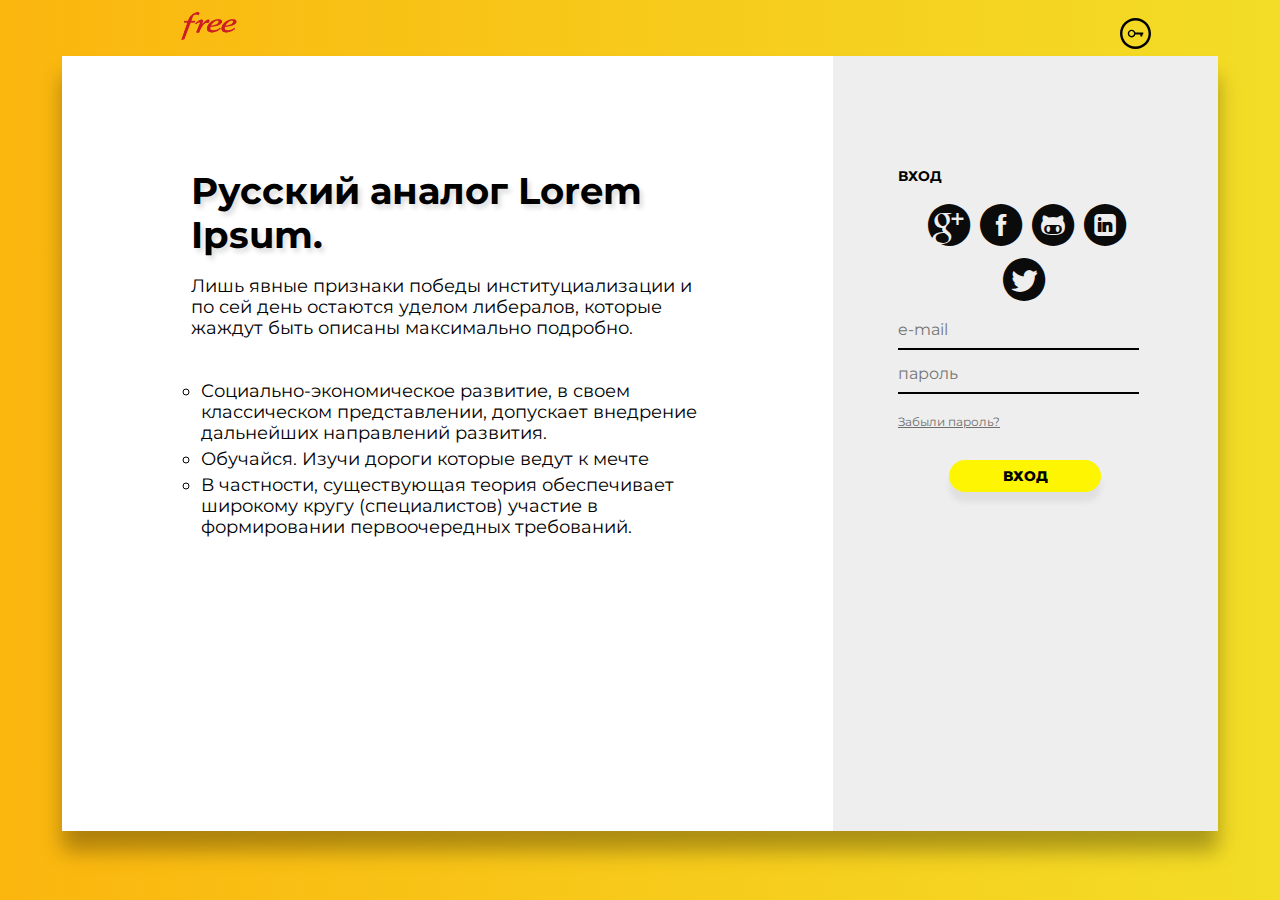
<file: index.html>
<!DOCTYPE html>
<html lang="en">
<head>
    <meta charset="UTF-8">
    <title>LOREM</title>
    <link rel="shortcut icon" href="favicon.ico" type="image/x-icon">
    <link rel="stylesheet" href="style/material-components-web.min.css">
    <script src="style/material-components-web.min.js"></script>
    <link rel="stylesheet" href="style/mdl.css">
    <link rel="stylesheet" href="style/mfglabs-iconset-master/css/mfglabs_iconset.css">
    <link href="https://fonts.googleapis.com/css?family=Montserrat:100,100i,200,200i,300,300i,400,400i,500,500i,600,600i,700,700i,800,800i,900,900i&amp;subset=cyrillic-ext" rel="stylesheet">
    <meta name="viewport"
    content="width=device-width, user-scalable=no, initial-scale=1.0, maximum-scale=1.0, minimum-scale=1.0">
    <meta http-equiv="X-UA-Compatible" content="ie=edge">
</head>
<body>

<div class="show-on-mobile">
    <p>
        <img src="img/2000px-Free_logo.svg.png" class="logo-mobile"/>
    </p>
    <div class="show-on-mobile_center">
    <p class="DreamsBureau">Lorem Ipsum</p>
    <p class="show-on-mobile_text">Мобильная версия сайта <br> разрабатывается.</p>
    </div>
</div><!--show-on-mobile-->

<header class=" hide-on-mobile ">
    <div class=" ">
        <a href="#" class=""
           data-title="Landing" >
            <img src="img/2000px-Free_logo.svg.png" alt="logo" class="logo_honeycomb"/> </a>
    </div>
    <div class=" ">
        <a href="registrnewuser.html" class="registr"
           data-title="Регистрация" >

        </a>
    </div>
</header>

<div class="mdc-layout-grid mycontainer hide-on-mobile ">
    <div class="mdc-layout-grid__inner my-grid">

        <div class=" deskription_form mdc-layout-grid__cell--span-8">
            <div  class = " mdc-layout-grid__inner " >
                <div class=" mdc-layout-grid__cell--span-8 demo">
                <h1 class="">Русский аналог Lorem Ipsum. </h1>
                    <p class="deskription_form_text">
                        Лишь явные признаки победы институциализации и по сей день остаются уделом либералов, которые
                        жаждут быть описаны максимально подробно.</p>
                     <ul class="deskription_form_list1 ">
                    <li class="deskription_form_list"> Социально-экономическое развитие, в своем классическом
                        представлении, допускает внедрение дальнейших направлений развития.</li>
                    <li class="deskription_form_list"> Обучайся. Изучи дороги которые ведут к мечте</li>
                    <li class="deskription_form_list">В частности, существующая теория обеспечивает широкому кругу
                        (специалистов) участие в формировании первоочередных требований.</li>
                </ul>

                </div>        <!--mdc-layout-grid__cell--span-3--align-middle-->
            </div>        <!---->
        </div>        <!--deskription_form mdc-layout-grid__cell--span-8-->

        <div class="mdc-layout-grid__cell--span-4 mdc-layout-grid__cell--span-8-tablet registration">
            <div class="mdc-layout-grid__cell mdc-layout-grid__cell--span-3">
                <div class="registration_social">
                    <p class="registration_form_text">Вход</p>
                    <div class="registration_social_icons">
                    <ul class="nav">
                        <li class="nav_social-descriptions">
                            <a href="#">
                                <i class="icon-google_plus_circle icon2x"></i>
                            </a>
                        </li>
                        <li class="nav_social-descriptions">
                            <a href="#">
                                <i class="icon-facebook_circle icon2x"></i>
                            </a>
                        </li>
                        <li class="nav_social-descriptions">
                            <a href="#">
                                <i class="icon-git_circle icon2x"></i>
                            </a>
                        </li>
                        <li class="nav_social-descriptions">
                            <a href="#">
                                <i class="icon-linked_in_circle icon2x"></i>
                            </a>
                        </li>
                        <li class="nav_social-descriptions">
                            <a href="#">
                                <i class="icon-twitter_circle icon2x"></i>
                            </a>
                        </li>
                    </ul>
                    </div>
                    <form class="registration_form " method="post"
                          action="">

                        <label for="email">
                            <input type="email"
                                   id="email"
                                   class="registration_form_inp "
                                   name="email"
                                   placeholder="e-mail"
                                   pattern="[a-z0-9._%+-]+@[a-z0-9.-]+\.[a-z]{2,3}$"
                                   >
                            <span class="form_hint">Введите корректный адрес</span>
                        </label>
                        <br>
                        <label for="password">
                            <input  type="password"
                                    id="password"
                                    class="registration_form_inp "
                                    name="password"
                                    placeholder="пароль"
                                    maxlength="50"
                                    minlength="8"
                                    required>
                        </label>

                        <br>
                        <a href="recovery.html" class="forget_pass" >Забыли пароль?</a>

                        <div class = "Absolute-Center ">
                            <button class="btn login" > Вход </button>
                        </div> <!--div class = "Absolute-Center"-->

                    </form>
                </div><!--registration_social-->
            </div> <!--mdc-layout-grid__cell mdc-layout-grid__cell--span-3-->
        </div> <!--mdc-layout-grid__cell--span-4 mdc-layout-grid__cell--span-8-tablet registration-->

    </div><!--mdc-layout-grid__inner my-grid-->
</div>    <!--mdc-layout-grid mycontainer hide-on-mobile-->


</body>
</html>
</file>
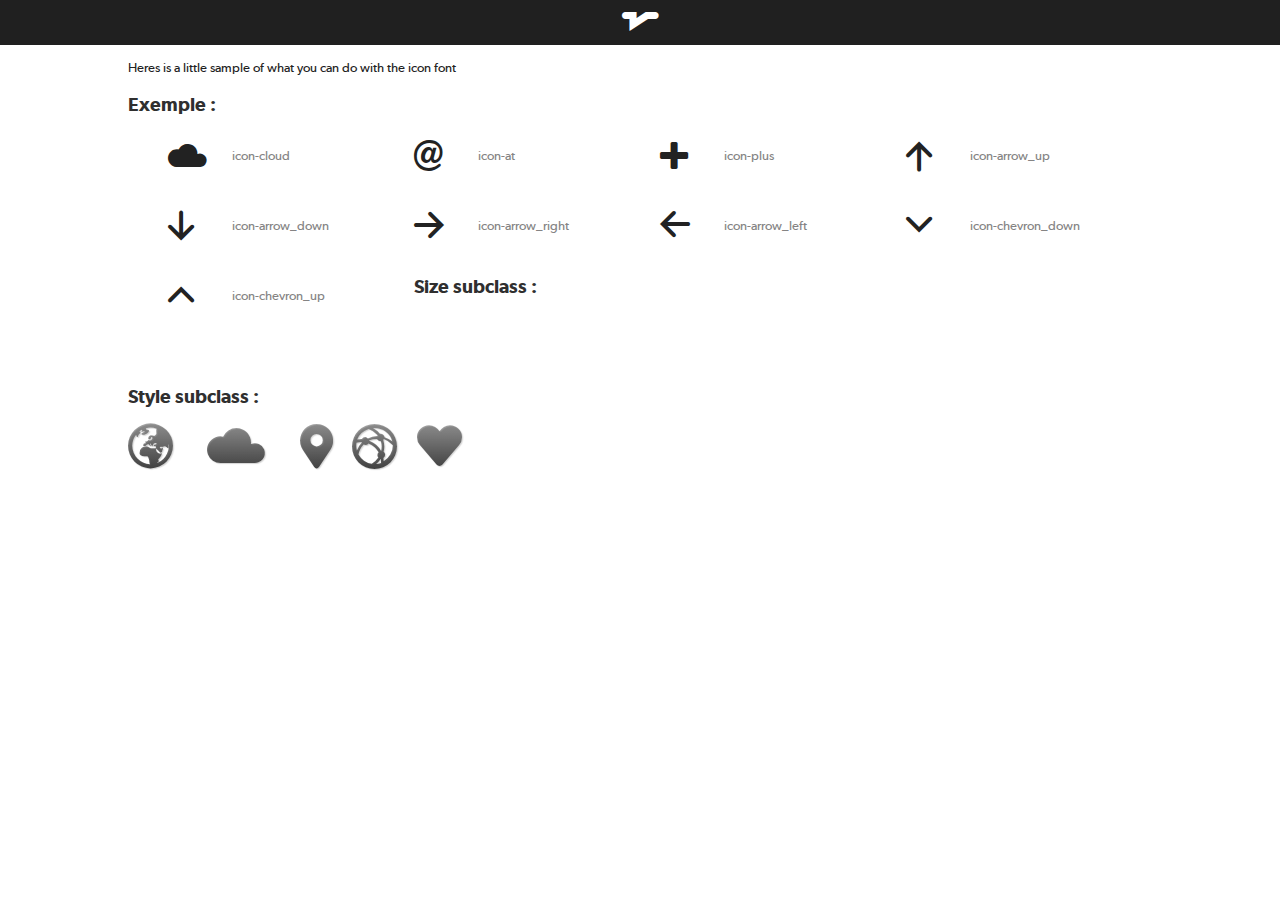
<file: style/mfglabs-iconset-master/index.html>
<!DOCTYPE html>
<!--[if lt IE 7]>      <html class="no-js lt-ie9 lt-ie8 lt-ie7"> <![endif]-->
<!--[if IE 7]>         <html class="no-js lt-ie9 lt-ie8"> <![endif]-->
<!--[if IE 8]>         <html class="no-js lt-ie9"> <![endif]-->
<!--[if gt IE 8]><!--> <html class="no-js"> <!--<![endif]-->
    <head>
        <meta charset="utf-8">
        <meta http-equiv="X-UA-Compatible" content="IE=edge,chrome=1">
        <title>MFG Labs icon sets</title>
        <meta name="description" content="An icon webfont you can easely embed anywhere on your website and web application">
        <meta name="viewport" content="width=device-width, initial-scale=1.0, user-scalable=0, minimum-scale=1.0, maximum-scale=1.0">

        <!-- Place favicon.ico and apple-touch-icon.png in the root directory -->

        <link rel="stylesheet" href="css/main.css">
        <link rel="stylesheet" href="css/mfglabs_iconset.css">
    </head>
    <body>

<header>
  <a href="http://mfglabs.com"><i class="icon-mfg_icon icon2x"></i></a>
</header>



  <section id="listpattern" class="listpattern">
  
    <p class="info">Heres is a little sample of what you can do with the icon font</p>

  	<h1>Exemple :</h1>
  	
  	<ul class="list img-list">
  	  	<li>
          <div class="li-icon">
            <i class="icon-cloud icon2x"></i>
          </div>
          <div class="li-text">
            <p class="li-sub">icon-cloud</p>
          </div>
        </li>
        <li>
          <div class="li-icon">
            <i class="icon-at icon2x"></i>
          </div>
          <div class="li-text">
            <p class="li-sub">icon-at</p>
          </div>
        </li>
        <li>
          <div class="li-icon">
            <i class="icon-plus icon2x"></i>
          </div>
          <div class="li-text">
            <p class="li-sub">icon-plus</p>
          </div>
        </li>
        <li>
          <div class="li-icon">
            <i class="icon-arrow_up icon2x"></i>
          </div>
          <div class="li-text">
            <p class="li-sub">icon-arrow_up</p>
          </div>
        </li>
        <li>
          <div class="li-icon">
            <i class="icon-arrow_down icon2x"></i>
          </div>
          <div class="li-text">
            <p class="li-sub">icon-arrow_down</p>
          </div>
        </li>
        <li>
          <div class="li-icon">
            <i class="icon-arrow_right icon2x"></i>
          </div>
          <div class="li-text">
            <p class="li-sub">icon-arrow_right</p>
          </div>
        </li>
        <li>
          <div class="li-icon">
            <i class="icon-arrow_left icon2x"></i>
          </div>
          <div class="li-text">
            <p class="li-sub">icon-arrow_left</p>
          </div>
        </li>
        <li>
          <div class="li-icon">
            <i class="icon-chevron_down icon2x"></i>
          </div>
          <div class="li-text">
            <p class="li-sub">icon-chevron_down</p>
        </div>
      </li>
      <li>
        <div class="li-icon">
          <i class="icon-chevron_up icon2x"></i>
        </div>
        <div class="li-text">
          <p class="li-sub">icon-chevron_up</p>
        </div>
      </li> 
    </ul>


		<h1>Size subclass :</h1>
		
		<div class="sizeexemple">
		        <i class="icon-cloud" aria-hidden="true"></i>
		        <i class="icon-cloud icon2x" aria-hidden="true"></i>
		        <i class="icon-cloud icon3x" aria-hidden="true"></i>
		      </div>

    <h1>Style subclass :</h1>

    <div class="styleexemple">
        <i class="icon-globe gradient icon3x" aria-hidden="true"></i>
        <i class="icon-time  gradient icon3x" aria-hidden="true"></i>
        <i class="icon-cloud  gradient icon3x" aria-hidden="true"></i>
        <i class="icon-stop_watch  gradient icon3x" aria-hidden="true"></i>
        <i class="icon-placepin  gradient icon3x" aria-hidden="true"></i>
        <i class="icon-data_science  gradient icon3x" aria-hidden="true"></i>
        <i class="icon-heart  gradient icon3x" aria-hidden="true"></i>
      </div>




  </section>
  
  
    </body>
</html>
</file>
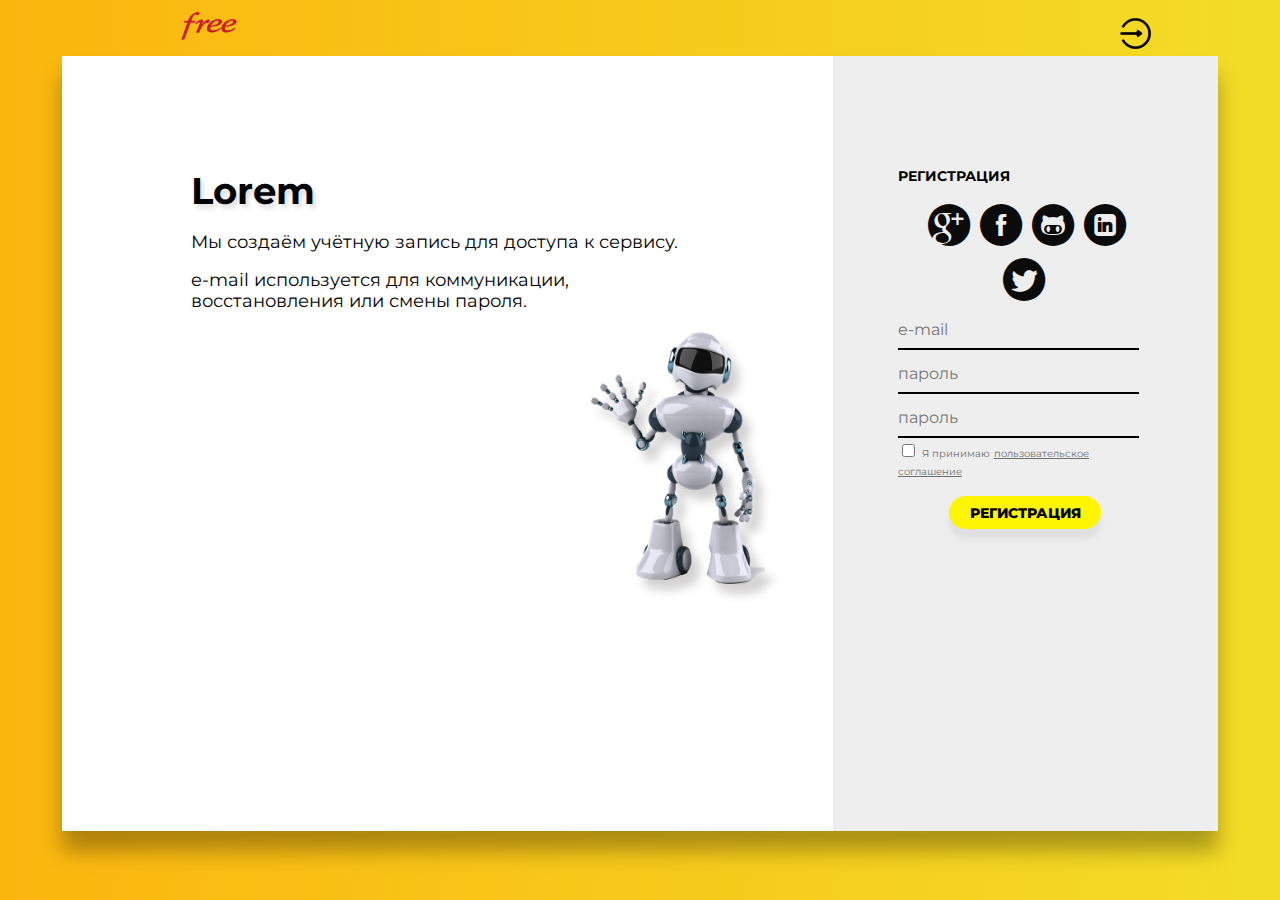
<file: registrnewuser.html>
<!DOCTYPE html>
<html lang="en">
<head>
    <meta charset="UTF-8">
    <title>Registration</title>
    <link rel="shortcut icon" href="favicon.ico" type="image/x-icon">
    <link rel="stylesheet" href="style/material-components-web.min.css">
    <script src="style/material-components-web.min.js"></script>
    <link rel="stylesheet" href="style/mdl.css">
    <script src='https://www.google.com/recaptcha/api.js'></script>
    <link rel="stylesheet" href="style/mfglabs-iconset-master/css/mfglabs_iconset.css">
    <link href="https://fonts.googleapis.com/css?family=Montserrat:100,100i,200,200i,300,300i,400,400i,500,500i,600,600i,700,700i,800,800i,900,900i&amp;subset=cyrillic-ext" rel="stylesheet">
    <meta name="viewport"
    content="width=device-width, user-scalable=no, initial-scale=1.0, maximum-scale=1.0, minimum-scale=1.0">
    <meta http-equiv="X-UA-Compatible" content="ie=edge">
</head>
<body>

<header class="mdc-layout-grid__inner hide-on-mobile">
    <div class=" mdc-layout-grid__cell--span-6">
        <a href="#" class=""
           data-title="Landing" >
            <img src="img/2000px-Free_logo.svg.png" alt="logo" class="logo_honeycomb"/> </a>
    </div>
    <div class=" mdc-layout-grid__cell--span-6">
        <a href="index.html" class="new_user"
           data-title="Вход" >
        </a>
    </div>
</header>


<div class="mdc-layout-grid mycontainer">
    <div class="mdc-layout-grid__inner my-grid">

        <div class=" deskription_form mdc-layout-grid__cell--span-8">
            <div  class = " mdc-layout-grid__inner " >
            <div class="mdc-layout-grid__cell--span-8 demo">
                <h1 class="">Lorem </h1>
                <p class="deskription_form_text">
                    Мы создаём учётную запись для доступа к сервису.
                </p>
                <p class="deskription_form_text">
                    e-mail используется для коммуникации, восстановления или смены пароля.
                </p>
                <img class="deskription_form_img_snail"
                     alt="narwhal"
                     src="img/robot-transparent-robotic-3.png" />
            </div>        <!--mdc-layout-grid__cell--span-3--align-middle-->
        </div>        <!---->
        </div>        <!--ddeskription_form mdc-layout-grid__cell--span-8-->

        <div class="mdc-layout-grid__cell--span-4 mdc-layout-grid__cell--span-8-tablet registration">
            <div class="mdc-layout-grid__cell mdc-layout-grid__cell--span-3">
                <div class="registration_social">
                    <p class="registration_form_text">Регистрация</p>
<div class="registration_social_icons">
                    <ul class="nav">
                        <li class="nav_social-descriptions">
                            <a href="#">
                                <i class="icon-google_plus_circle icon2x"></i>
                            </a>
                        </li>
                        <li class="nav_social-descriptions">
                            <a href="#">
                                <i class="icon-facebook_circle icon2x"></i>
                            </a>
                        </li>
                        <li class="nav_social-descriptions">
                            <a href="#">
                                <i class="icon-git_circle icon2x"></i>
                            </a>
                        </li>
                        <li class="nav_social-descriptions">
                            <a href="#">
                                <i class="icon-linked_in_circle icon2x"></i>
                            </a>
                        </li>
                        <li class="nav_social-descriptions">
                            <a href="#">
                                <i class="icon-twitter_circle icon2x"></i>
                            </a>
                        </li>
                    </ul>
</div>
                    <form class="registration_form " method="post"
                          action="https://mnesium.com/dreamsbureau/registration">

                        <label for="email">
                            <input type="email"
                                   id="email"
                                   class="registration_form_inp "
                                   name="email"
                                   placeholder="e-mail"
                                   pattern="[a-z0-9._%+-]+@[a-z0-9.-]+\.[a-z]{2,3}$"
                                   >
                            <span class="form_hint">Введите корректный адрес</span>
                        </label>

                        <br>
                        <label for="password">
                            <input  type="password"
                                    id="password"
                                    class="registration_form_inp "
                                    name="password"
                                    placeholder="пароль"
                                    maxlength="50"
                                    minlength="8"
                                    required>
                        </label>

                        <br>
                        <label for="password_repeat">
                            <input  type="password"
                                    id="password_repeat"
                                    class="registration_form_inp"
                                    name="password"
                                    placeholder="пароль"
                                    maxlength="50"
                                    minlength="8"
                                    required>
                        </label>
                        <br>

                        <input type="checkbox" id="checkbox" class="user_declaration"/>
                        <span class="user_declaration_txt">Я принимаю</span>
                           <a href="declaration.html" class="user_declaration">
                               пользовательское соглашение
                           </a>

                        <label for="checkbox"
                               class="user_declaration">
                        </label>
                        <br>

                        <div class="g-recaptcha hide-on-mobile"
                             data-size=""
                             data-sitekey="6LemzVkUAAAAAABXAkD1asf9WzV13vhAoyGk9-3e">
                        </div><!--g-recaptcha-->

                        <div class="g-recaptcha show-on-mobile"
                             data-size="compact"
                             data-sitekey="6LemzVkUAAAAAABXAkD1asf9WzV13vhAoyGk9-3e">
                        </div><!--g-recaptcha-->

                        <script type="text/javascript">
                            function validateForm () {

                                var password1 = document.getElementById('password');
                                var password2 = document.getElementById('password_repeat');

                                if (password1.value !== password2.value) {
                                     alert('Проверьте пароли!');
                                     return false;
                                }

                                var email = document.getElementById('email');

                                var email_regexp = /[0-9a-zа-я_A-ZА-Я]+@[0-9a-zа-я_A-ZА-Я^.]+\.[a-zа-яА-ЯA-Z]{2,4}/i;

                                if (!email_regexp.test(email.value)) {
                                    alert('Проверьте email');
                                    return false;
                                }
                            }

                        </script>

                        <div class = "Absolute-Center">
                            <button class="btn login"
                                    type="submit" value="submit" onclick="return validateForm()"> Регистрация </button>
                        </div> <!--div class = "Absolute-Center"-->

                    </form>
                </div><!--registration_social-->
            </div> <!--mdc-layout-grid__cell mdc-layout-grid__cell--span-3-->
        </div> <!--mdc-layout-grid__cell--span-4 mdc-layout-grid__cell--span-8-tablet registration-->

    </div> <!--mdc-layout-grid__inner-->
</div>    <!--mdc-layout-grid mycontainer-->


</body>
</html>
</file>
<file: style/mdl.css>
html  {
    background: #F7971E;  /* fallback for old browsers */
    background: -webkit-linear-gradient(to right, #fbb60e, #f3dd26);  /* Chrome 10-25, Safari 5.1-6 */
    background: linear-gradient(to right, #fbb60e, #f3dd26); /* W3C, IE 10+/ Edge, Firefox 16+, Chrome 26+, Opera 12+, Safari 7+ */
    height: 100%;

}
body {
    height: 96%;
    margin: 0;
}
a:-webkit-any-link {

    cursor: pointer;
    /*text-decoration: none;*/
}
li a {
    text-decoration: none;
}
.mycontainer {
    margin: 0 3%;
    height: 100%;
}

/*----------HEADER-------------*/
header {
    height: 32px;
}
.registr {

    position: absolute;
    right: 10%;
    top: 2%;
    background-image: url(../img/db_reg.svg);
    background-repeat: no-repeat;
    width: 32px;
    height: 31px;
}
.registr:hover {
    background-image: url(../img/db_reg_hover.svg);
}
.new_user {
    position: absolute;
    right: 10%;
    top: 2%;
    background-image: url(../img/db_login.svg);
    background-repeat: no-repeat;
    width: 32px;
    height: 31px;
}
.new_user:hover {
    background-image: url(../img/db_login_hover.svg);
}
a.new_user:hover::after, a.registr:hover::after {
    content: attr(data-title);
    background: rgba(249,249,249,0.8);
    font-family: 'Montserrat', sans-serif;
    text-align: center;
    font-size: 10px;
    color: #000;
    padding: 5px 10px;
    border: 1px solid #c6c6c6;
    position: absolute;
    top: 77%;
    left: 50%;
}
.logo_honeycomb{

    position: absolute;
    left: 14%;
    top: 1%;
    width: 60px;
    height: 34px;

}

/*----------Left white block deskription-------------*/
.deskription_form {
        background-color: #fff;
        font: 1em 'Montserrat', sans-serif;

}
.demo {
    margin: 10% auto;
}
.demo:first-child {
    grid-column-start: 3;
}
h1 {
     font-size: 2em;
    /*font-size:*/
            /*calc( (100vw - 320px)/(1280 - 320) * (35 - 10) + 10px);*/
    margin: 12% 0 2% 0;
    color: rgb(0, 0, 0);
    line-height: 1.2;
    font-family: 'Montserrat', sans-serif;
    text-shadow: 3.536px 3.536px 5px rgb(221, 221, 221);

}
.deskription_form_text {
    font-family: 'Montserrat', sans-serif;
    font-size: 1em;
    /*margin: 1% 10% 1% 18%;*/
    text-align: initial;
}
.deskription_form_list1 {
    list-style-type: circle;
    display: initial;
}
.deskription_form_list {
    font-family: 'Montserrat', sans-serif;
    font-size: 1em;
    margin: 1% 0% 1% 2%;
    text-align: initial;

}
.deskription_form_img {
     margin: 10% 0;
     position: relative;
     left: 20%;
     width: 60%;
     filter: drop-shadow(8px 10px 5px #d3d1d1);
 }
.deskription_form_img_el {
    margin-top: 10%;
    position: relative;
    /* left: 0%; */
    /* bottom: 21%; */
    width: 85%;
    filter: drop-shadow(8px 10px 5px #d3d1d1);
 }
.deskription_form_img_snail {

    position: relative;
    left: 77%;
    width: 38%;
    filter: drop-shadow(8px 10px 5px #d3d1d1);
}
@media (max-width: 479px) {
    .demo:first-child {
        grid-column-start: 1;
    }
}
/*----------Right gray block registration-------------*/
.registration {
    background-color: #eeeeee;

}
.registration_form_text{
    font-size: 0.875em;
    font-family: 'Montserrat', sans-serif;
    color: rgb(0, 0, 0);
    font-weight: bold;
    text-transform: uppercase;
    line-height: 1.2;
    /*margin: 0 47% 1% 0;*/

}
.forget_pass{
    font-size: 12px;
    font-family: 'Montserrat', sans-serif;
    color: rgb(110, 110, 110);
    line-height: 4.2;
    text-align: left;
}
.registration_social {
    width: 66%;
    margin: 29% auto;
}

  .nav, .nav_social-descriptions {
    list-style: none;
    margin: 0;
    padding: 3px;
    display: inline;
    color: #0d0000;
}
  .registration_social_icons {
      text-align: center;
  }


.icon2x {
    color: #0b0b0b;
    font-size: 2.8em !important;
}
.icon-google_plus_circle:hover {
    color: #db4437;
}

.icon-facebook_circle:hover {
    color: #4267b2;
}
.icon-git_circle:hover {
    color: #4ea852;
}
.icon-linked_in_circle:hover {
    color: #0366d6;
}
.icon-twitter_circle:hover {
    color: #1da1f2;
}
input[placeholder] {
    font-family: 'Montserrat', sans-serif;
    font-size: 1em;
    color: #111111;
}
.registration_form_inp {
    border-width: 0;
    background-color: transparent !important;
    background: top;
    padding: 9px 0;
    margin: 1% auto;
}
#username, #email, #password, #password_repeat {
    width: 95%;
    border: none;
    border-bottom: 2px solid rgb(0, 0, 0);
}
#username, #email, #password, #password_repeat:focus {
    outline: none;
}


/*.input-requirements li.invalid {*/
    /*color: #ff8080;*/
/*}*/

input:invalid:not(:placeholder-shown) {
    color: red;
    border-color: red;
    border-bottom: 2px solid red !important;
}
input:valid:not(:placeholder-shown) {
    color: green;
    border-color: green;
    border-bottom: 2px solid green !important;
}

.registration_form input:required:valid, .registration_form textarea:required:valid {
    background: url(../img/valid.png) no-repeat 98% center;
    background-size: 10%;

}
/*.registration_form input:required:invalid, .registration_form textarea:required:invalid {*/
    /*background: url(../img/warning.png) no-repeat 98% center;*/
    /*background-size: 10%;*/

/*}*/
/*.registration_form input:focus + .form_hint {*/
    /*display: inline;*/
/*}*/
.form_hint {

    font-family: 'Montserrat', sans-serif;
    color: red;
    /*margin-left: 8px;*/
    padding: 1px 22px;
    z-index: 999;
    /*position: absolute;*/
    display: none;
}
.registration_form input:invalid + .form_hint {
    display: inline;
    background: url(../img/warning.png) no-repeat 0% center;
    background-size: 9%;
}


/* сдвиг placeholder-а вправо при фокусе*/
:-webkit-input-placeholder       {text-indent: 0px;   transition: text-indent 0.3s ease;}
:-moz-placeholder                {text-indent: 0px;   transition: text-indent 0.3s ease;}
:-moz-placeholder                 {text-indent: 0px;   transition: text-indent 0.3s ease;}
:-ms-input-placeholder            {text-indent: 0px;   transition: text-indent 0.3s ease;}
:focus::-webkit-input-placeholder {text-indent: 500px; transition: text-indent 0.3s ease;}
:focus::-moz-placeholder          {text-indent: 500px; transition: text-indent 0.3s ease;}
:focus:-moz-placeholder           {text-indent: 500px; transition: text-indent 0.3s ease;}
:focus:-ms-input-placeholder      {text-indent: 500px; transition: text-indent 0.3s ease;}


input::-moz-placeholder     {text-indent:1.5em;}
input:-moz-placeholder      {text-indent:1.5em;}
input:-ms-input-placeholder {text-indent:1.5em;}
input:focus, textarea:focus, select:focus {
    border-width: 1px;
    border-color: #000;
    border-style: solid;
    outline: none;
}
/*РЕГИСТРАЦИЯ НОВОГО ПОЛЬЗОВАТЕЛЯ*/
.user_declaration {
    font-size: 0.625em;
    font-family: 'Montserrat', sans-serif;
    color: rgb(110, 110, 110);
    text-decoration: underline;

}
.user_declaration_txt {
    font-size: 0.625em;
    font-family: 'Montserrat', sans-serif;
    color: rgb(110, 110, 110);
    text-decoration: none;

}
.g-recaptcha {
    text-align: -webkit-center;
    margin: 2% 0;
}


.btn{
    margin-top: 5%;
    border-width: 0;
    font-size: 0.875em;
    text-align: center;
    font-family: 'Montserrat', sans-serif;
    color: rgb(0, 0, 0);
    width: 60%;
    text-transform: uppercase;
    font-weight: 800;
    height: 2.3em;
    border-radius: 25px;
    background-color: rgb(254, 245, 3);
    box-shadow: 0px 10px 5px 0px rgba(207, 207, 207, 0.44);

}

.btn:hover {
    box-shadow: none;
}
.Absolute-Center {
    text-align: center;
}
.my-grid {
    --mdc-layout-grid-margin-desktop: 82px;
    --mdc-layout-grid-gutter-desktop: 0px;
    box-shadow: 0px 20px 20px 0px rgba(0, 0, 0, 0.3);
    height: 95%;
}

/* ----------        show-on-mobile       ------------------ */
.show-on-mobile_text {
    font-family: 'Montserrat', sans-serif;
    font-size: 12px;
    color: rgb(0, 0, 0);
    font-weight: bold;
    text-align: left;
}
.show-on-mobile {
    margin: 0 auto;
}
.show-on-mobile_center {
    width: 74%;
    margin: 17% 13% 2% 13%;
}


.DreamsBureau {
    font-size: 35px;
    color: rgb(0, 0, 0);
    font-family: 'Montserrat', sans-serif;
    font-weight: 800;
    text-align: left;
    text-shadow: 2.121px 2.121px 5px rgba(79, 79, 79, 0.4);
}

.logo-mobile {
    margin: 3% 0 20% 0;
    width: 20%;
}

/* Smartphone Portrait and Landscape */
@media only screen
and (min-device-width : 320px)
and (max-device-width : 480px){ .hide-on-mobile { display: none; }}



.show-on-mobile { display: none; }
/* Smartphone Portrait and Landscape */
@media only screen
and (min-device-width : 320px)
and (max-device-width : 480px){ .show-on-mobile {
    display: inline;
    text-align: center;
}
}
/* Extra large devices (large laptops and desktops, 1200px and up) */
@media only screen and (min-width: 1200px) {
    h1 {
        font-size: 2.3em;
    }
    .deskription_form_text {
        font-size: 1.1em;
    }
    .deskription_form_list {
        font-size: 1.1em;
    }
}
@media (max-width: 839px) and (min-width: 480px) {
    .deskription_form_img_snail {
        display: none;
    }
}
</file>
<file: style/mfglabs-iconset-master/css/mfglabs_iconset.css>
/*  MFG Labs iconset 1.0
    
    -------------------------------------------------------
    
    License
    -------------------------------------------------------
    • The MFG Labs iconset font is licensed under the SIL Open Font License - http://scripts.sil.org/OFL
    • MFG Labs inconset CSS files are licensed under the MIT License -
      http://opensource.org/licenses/mit-license.html
    • The MFG Labs iconset pictograms are licensed under the CC BY 3.0 License - http://creativecommons.org/licenses/by/3.0/
    • Attribution is no longer required in Font Awesome 3.0, but much appreciated:
      MFG Labs inconset by MFG Labs

    Contact
    -------------------------------------------------------
    Email: martin.charpentier@mfglabs.com
    Twitter: http://twitter.com/mfg_labs
    

    */
@font-face {
    font-family: 'mfg_labs_iconsetregular';
    src: url('font/mfglabsiconset-webfont.eot');
    src: url('font/mfglabsiconset-webfont.eot?#iefix') format('embedded-opentype'),
         url('font/mfglabsiconset-webfont.woff') format('woff'),
         url('font/mfglabsiconset-webfont.ttf') format('truetype'),
         url('font/mfglabsiconset-webfont.svg#mfg_labs_iconsetregular') format('svg');
    font-weight: normal;
    font-style: normal;
}

i, .icon {
  font-family: 'mfg_labs_iconsetregular';
  font-style: normal;
  speak: none;
  font-weight: normal;
  font-size: 1em;
  -webkit-font-smoothing: antialiased;
}


.icon2x { font-size: 2em; }
.icon3x { font-size: 3em; }



/* style exemples */
.gradient {
  color: #999;
  text-shadow: 1px 1px 1px rgba(27, 27, 27, 0.19);
  
  background-image: -webkit-gradient(
  linear,
  left top, left bottom,
  from(rgba( 182, 182, 182, 1)),
  to(rgba(60, 60, 60, 1))
  );
  background-clip: text;
  -webkit-background-clip: text;
  -webkit-text-fill-color: transparent;

  -webkit-transition: all 0.1s ease-in-out;
  transition: all 0.1s ease-in-out;
}

.gradient:hover, .gradient .current {
  color: #eee;
	text-shadow: 0px 0px 3px rgba(255, 255, 255, 0.25);
	
  background-image: -webkit-gradient(
  linear,
  left top, left bottom,
  from(rgba( 255, 255, 255, 1)),
  to(rgba(187, 187, 187, 1))
  );
  
}

/*  MFG Labs iconset uses the Unicode Private Use Area (PUA) to ensure screen
    readers do not read off random characters that represent icons.
    We also use semantic unicode when they are available for the icon we provide. */

.icon-cloud:before                { content: "\2601"; }
.icon-at:before                   { content: "\0040"; }
.icon-plus:before                 { content: "\002B"; }
.icon-minus:before                { content: "\2212"; }

.icon-arrow_up:before             { content: "\2191"; }
.icon-arrow_down:before           { content: "\2193"; }
.icon-arrow_right:before          { content: "\2192"; }
.icon-arrow_left:before           { content: "\2190"; }
.icon-chevron_down:before         { content: "\f004"; }
.icon-chevron_up:before           { content: "\f005"; }
.icon-chevron_right:before        { content: "\f006"; }
.icon-chevron_left:before         { content: "\f007"; }
.icon-reorder:before              { content: "\f008"; }
.icon-list:before                 { content: "\f009"; }
.icon-reorder_square:before       { content: "\f00a"; }
.icon-reorder_square_line:before  { content: "\f00b"; }
.icon-coverflow:before            { content: "\f00c"; }
.icon-coverflow_line:before       { content: "\f00d"; }
.icon-pause:before                { content: "\f00e"; }
.icon-play:before                 { content: "\f00f"; }

.icon-step_forward:before         { content: "\f010"; }
.icon-step_backward:before        { content: "\f011"; }
.icon-fast_forward:before         { content: "\f012"; }
.icon-fast_backward:before        { content: "\f013"; }
.icon-cloud_upload:before         { content: "\f014"; }
.icon-cloud_download:before       { content: "\f015"; }
.icon-data_science:before         { content: "\f016"; }
.icon-data_science_black:before   { content: "\f017"; }
.icon-globe:before                { content: "\f018"; }
.icon-globe_black:before          { content: "\f019"; }
.icon-math_ico:before             { content: "\f01a"; }
.icon-math:before                 { content: "\f01b"; }
.icon-math_black:before           { content: "\f01c"; }
.icon-paperplane_ico:before       { content: "\f01d"; }
.icon-paperplane:before           { content: "\f01e"; }
.icon-paperplane_black:before     { content: "\f01f"; }

/* \f020 doesn't work in Safari. all shifted one down */
.icon-color_balance:before        { content: "\f020"; }
.icon-star:before                 { content: "\2605"; }
.icon-star_half:before            { content: "\f022"; }
.icon-star_empty:before           { content: "\2606"; }
.icon-star_half_empty:before      { content: "\f024"; }
.icon-reload:before               { content: "\f025"; }

.icon-heart:before                { content: "\2665"; }
.icon-heart_broken:before         { content: "\f028"; }
.icon-hashtag:before              { content: "\f029"; }
.icon-reply:before                { content: "\f02a"; }
.icon-retweet:before              { content: "\f02b"; }
.icon-signin:before               { content: "\f02c"; }
.icon-signout:before              { content: "\f02d"; }
.icon-download:before             { content: "\f02e"; }
.icon-upload:before               { content: "\f02f"; }


.icon-placepin:before             { content: "\f031"; }
.icon-display_screen:before       { content: "\f032"; }
.icon-tablet:before               { content: "\f033"; }
.icon-smartphone:before           { content: "\f034"; }
.icon-connected_object:before     { content: "\f035"; }
.icon-lock:before                 { content: "\F512"; }
.icon-unlock:before               { content: "\F513"; }
.icon-camera:before               { content: "\F4F7"; }
.icon-isight:before               { content: "\f039"; }
.icon-video_camera:before         { content: "\f03a"; }
.icon-random:before               { content: "\f03b"; }
.icon-message:before              { content: "\F4AC"; }
.icon-discussion:before           { content: "\f03d"; }
.icon-calendar:before             { content: "\F4C5"; }
.icon-ringbell:before             { content: "\f03f"; }

.icon-movie:before                { content: "\f040"; }
.icon-mail:before                 { content: "\2709"; }
.icon-pen:before                  { content: "\270F"; }
.icon-settings:before             { content: "\9881"; }
.icon-measure:before              { content: "\f044"; }
.icon-vector:before               { content: "\f045"; }
.icon-vector_pen:before           { content: "\2712"; }
.icon-mute_on:before              { content: "\f047"; }
.icon-mute_off:before             { content: "\f048"; }
.icon-home:before                 { content: "\2302"; }
.icon-sheet:before                { content: "\f04a"; }
.icon-arrow_big_right:before      { content: "\21C9"; }
.icon-arrow_big_left:before       { content: "\21C7"; }
.icon-arrow_big_down:before       { content: "\21CA"; }
.icon-arrow_big_up:before         { content: "\21C8"; }
.icon-dribbble_circle:before      { content: "\f04f"; }

.icon-dribbble:before             { content: "\f050"; }
.icon-facebook_circle:before      { content: "\f051"; }
.icon-facebook:before             { content: "\f052"; }
.icon-git_circle_alt:before       { content: "\f053"; }
.icon-git_circle:before           { content: "\f054"; }
.icon-git:before                  { content: "\f055"; }
.icon-octopus:before              { content: "\f056"; }
.icon-twitter_circle:before       { content: "\f057"; }
.icon-twitter:before              { content: "\f058"; }
.icon-google_plus_circle:before   { content: "\f059"; }
.icon-google_plus:before          { content: "\f05a"; }
.icon-linked_in_circle:before     { content: "\f05b"; }
.icon-linked_in:before            { content: "\f05c"; }
.icon-instagram:before            { content: "\f05d"; }
.icon-instagram_circle:before     { content: "\f05e"; }
.icon-mfg_icon:before             { content: "\f05f"; }
.icon-xing:before                 { content: "\F532"; }
.icon-xing_circle:before          { content: "\F533"; }

.icon-mfg_icon_circle:before      { content: "\f060"; }
.icon-user:before                 { content: "\f061"; }
.icon-user_male:before            { content: "\f062"; }
.icon-user_female:before          { content: "\f063"; }
.icon-users:before                { content: "\f064"; }

.icon-file_open:before            { content: "\F4C2"; }
.icon-file_close:before           { content: "\f067"; }
.icon-file_alt:before             { content: "\f068"; }
.icon-file_close_alt:before       { content: "\f069"; }
.icon-attachment:before           { content: "\f06a"; }
.icon-check:before                { content: "\2713"; }
.icon-cross_mark:before           { content: "\274C"; }
.icon-cancel_circle:before        { content: "\F06E"; }
.icon-check_circle:before         { content: "\f06d"; }
.icon-magnifying:before           { content: "\F50D"; }

.icon-inbox:before                { content: "\f070"; }
.icon-clock:before                { content: "\23F2"; }
.icon-stopwatch:before            { content: "\23F1"; }
.icon-hourglass:before            { content: "\231B"; }
.icon-trophy:before               { content: "\f074"; }
.icon-unlock_alt:before           { content: "\F075"; }
.icon-lock_alt:before             { content: "\F510"; }
.icon-arrow_doubled_right:before  { content: "\21D2"; }
.icon-arrow_doubled_left:before   { content: "\21D0"; }
.icon-arrow_doubled_down:before   { content: "\21D3"; }
.icon-arrow_doubled_up:before     { content: "\21D1"; }
.icon-link:before                 { content: "\f07B"; }
.icon-warning:before              { content: "\2757"; }
.icon-warning_alt:before          { content: "\2755"; }
.icon-magnifying_plus:before      { content: "\f07E"; }
.icon-magnifying_minus:before     { content: "\f07F"; }

.icon-white_question:before       { content: "\2754"; }
.icon-black_question:before       { content: "\2753"; }
.icon-stop:before                 { content: "\f080"; }
.icon-share:before                { content: "\f081"; }
.icon-eye:before                  { content: "\f082"; }
.icon-trash_can:before            { content: "\f083"; }
.icon-hard_drive:before           { content: "\f084"; }
.icon-information_black:before    { content: "\f085"; }
.icon-information_white:before    { content: "\f086"; }
.icon-printer:before              { content: "\f087"; }
.icon-letter:before               { content: "\f088"; }
.icon-soundcloud:before           { content: "\f089"; }
.icon-soundcloud_circle:before    { content: "\f08A"; }
.icon-anchor:before               { content: "\2693"; }

.icon-female_sign:before          { content: "\2640"; }
.icon-male_sign:before            { content: "\2642"; }
.icon-joystick:before             { content: "\F514"; }
.icon-high_voltage:before         { content: "\26A1"; }
.icon-fire:before                 { content: "\F525"; }
.icon-newspaper:before            { content: "\F4F0"; }
.icon-chart:before                { content: "\F526"; }
.icon-spread:before               { content: "\F527"; }

.icon-spinner_1:before            { content: "\F528"; }
.icon-spinner_2:before            { content: "\F529"; }

.icon-chart_alt:before            { content: "\F530"; }
.icon-label:before                { content: "\F531"; }

.icon-brush:before                { content: "\E000"; }
.icon-refresh:before              { content: "\E001"; }

.icon-node:before                 { content: "\E002"; }
.icon-node_2:before               { content: "\E003"; }
.icon-node_3:before               { content: "\E004"; }
.icon-link_2_nodes:before         { content: "\E005"; }
.icon-link_3_nodes:before         { content: "\E006"; }
.icon-link_loop_nodes:before      { content: "\E007"; }
.icon-node_size:before            { content: "\E008"; }
.icon-node_color:before           { content: "\E009"; }
.icon-layout_directed:before      { content: "\E010"; }
.icon-layout_radial:before        { content: "\E011"; }
.icon-layout_hierarchical:before  { content: "\E012"; }
.icon-node_link_direction:before  { content: "\E013"; }
.icon-node_link_short_path:before { content: "\E014"; }
.icon-node_cluster:before         { content: "\E015"; }
.icon-display_graph:before        { content: "\E016"; }
.icon-node_link_weight:before     { content: "\E017"; }
.icon-more_node_links:before      { content: "\E018"; }
.icon-node_shape:before           { content: "\E00A"; }
.icon-node_icon:before            { content: "\E00B"; }
.icon-node_text:before            { content: "\E00C"; }
.icon-node_link_text:before       { content: "\E00D"; }
.icon-node_link_color:before      { content: "\E00E"; }
.icon-node_link_shape:before      { content: "\E00F"; }

.icon-credit_card:before          { content: "\F4B3"; }
.icon-disconnect:before           { content: "\F534"; }
.icon-graph:before                { content: "\F535"; }
.icon-new_user:before             { content: "\F536"; }
</file>
<file: style/mfglabs-iconset-master/css/main.css>
article,aside,details,figcaption,figure,footer,header,hgroup,nav,section,summary{display:block}audio,canvas,video{display:inline-block;*display:inline;*zoom:1}audio:not([controls]){display:none;height:0}[hidden]{display:none}html{font-size:100%;-webkit-text-size-adjust:100%;-ms-text-size-adjust:100%}html,button,input,select,textarea{font-family:sans-serif}body{margin:0}a:focus{outline:thin dotted}a:active,a:hover{outline:0}h1{font-size:2em;margin:.67em 0}h2{font-size:1.5em;margin:.83em 0}h3{font-size:1.17em;margin:1em 0}h4{font-size:1em;margin:1.33em 0}h5{font-size:.83em;margin:1.67em 0}h6{font-size:.67em;margin:2.33em 0}abbr[title]{border-bottom:1px dotted}b,strong{font-weight:bold}blockquote{margin:1em 40px}dfn{font-style:italic}mark{background:#ff0;color:#000}p,pre{margin:1em 0}code,kbd,pre,samp{font-family:monospace,serif;_font-family:'courier new',monospace;font-size:1em}pre{white-space:pre;white-space:pre-wrap;word-wrap:break-word}q{quotes:none}q:before,q:after{content:'';content:none}small{font-size:80%}sub,sup{font-size:75%;line-height:0;position:relative;vertical-align:baseline}sup{top:-0.5em}sub{bottom:-0.25em}dl,menu,ol,ul{margin:1em 0}dd{margin:0 0 0 40px}menu,ol,ul{padding:0 0 0 40px}nav ul,nav ol{list-style:none;list-style-image:none}img{border:0;-ms-interpolation-mode:bicubic}svg:not(:root){overflow:hidden}figure{margin:0}form{margin:0}fieldset{border:1px solid #c0c0c0;margin:0 2px;padding:.35em .625em .75em}legend{border:0;padding:0;white-space:normal;*margin-left:-7px}button,input,select,textarea{font-size:100%;margin:0;vertical-align:baseline;*vertical-align:middle}button,input{line-height:normal}button,html input[type="button"],input[type="reset"],input[type="submit"]{-webkit-appearance:button;cursor:pointer;*overflow:visible}button[disabled],input[disabled]{cursor:default}input[type="checkbox"],input[type="radio"]{box-sizing:border-box;padding:0;*height:13px;*width:13px}input[type="search"]{-webkit-appearance:textfield;-moz-box-sizing:content-box;-webkit-box-sizing:content-box;box-sizing:content-box}input[type="search"]::-webkit-search-cancel-button,input[type="search"]::-webkit-search-decoration{-webkit-appearance:none}button::-moz-focus-inner,input::-moz-focus-inner{border:0;padding:0}textarea{overflow:auto;vertical-align:top}table{border-collapse:collapse;border-spacing:0}

@font-face {
    font-family: 'gibsonregular';
    src: url('font/gibson-webfont.eot');
    src: url('font/gibson-webfont.eot?#iefix') format('embedded-opentype'),
         url('font/gibson-webfont.woff') format('woff'),
         url('font/gibson-webfont.ttf') format('truetype'),
         url('font/gibson-webfont.svg#gibsonregular') format('svg');
    font-weight: normal;
    font-style: normal;
}

@font-face {
    font-family: 'gibson_lightbold';
    src: url('font/gibson-semibold-webfont.eot');
    src: url('font/gibson-semibold-webfont.eot?#iefix') format('embedded-opentype'),
         url('font/gibson-semibold-webfont.woff') format('woff'),
         url('font/gibson-semibold-webfont.ttf') format('truetype'),
         url('font/gibson-semibold-webfont.svg#gibson_lightbold') format('svg');
    font-weight: normal;
    font-style: normal;
}

@font-face {
    font-family: 'gibson_lightitalic';
    src: url('font/gibson-light-italic-webfont.eot');
    src: url('font/gibson-light-italic-webfont.eot?#iefix') format('embedded-opentype'),
         url('font/gibson-light-italic-webfont.woff') format('woff'),
         url('font/gibson-light-italic-webfont.ttf') format('truetype'),
         url('font/gibson-light-italic-webfont.svg#gibson_lightitalic') format('svg');
    font-weight: normal;
    font-style: normal;
}

/* ==========================================================================
   Base styles: opinionated defaults
   ========================================================================== */
* {
-moz-box-sizing: border-box;
-webkit-box-sizing: border-box;
box-sizing: border-box;
}

html,
button,
input,
select,
textarea {
    color: #222;
}
body {
    font-size: 1em;
    line-height: 1.4;
}
::-moz-selection {
    background: #c5de9e;
    text-shadow: none;
}
::selection {
    background: #c5de9e;
    text-shadow: none;
}
img {
    vertical-align: middle;
}


.chromeframe {
    margin: 0.2em 0;
    background: #ccc;
    color: #000;
    padding: 0.2em 0;
}

/* ==========================================================================
   custom styles
   ========================================================================== */
   

h1 {
    font-family: 'gibson_lightbold';
    font-size: 1.2em;
    color: #2f2f2f;
    line-height: 1.4em;
}

h2 {
    font-family: 'gibson_lightitalic';
    font-size: 1em;
    color: #87a94d;
    margin-top: -12px
}

p{
    font-family: 'gibsonregular';
    font-size: 0.8em;
    line-height: 20px;
}

a {
    color: #73b1c1;
    text-decoration: none;
}

strong {
    font-family: 'gibson_lightbold';
}



#paragraph {
    margin-top: 60px;
}
   
header{
    text-align: center;
    background-color: #202020;
    height: 45px;
    padding-top: 0px;
}
header i{ color: #ffffff; }

.slider {
    background-color: #c5de9e;
    height: 500px;
}
.iconslider {
    padding-top: 85px;   
    font-size: 1.3em;
    width: 100%;
    text-align: center;
}

.iconslider img { width: 1045px; }


.first_container {
    padding-left: 20%;
    padding-right: 20%;
    margin-bottom: 35px;
    margin-top: 100px;
}


.first_container p {
    max-width: 600px;
}

.buttons {
  padding-left: 20%;
  padding-right: 10%;
  height: 150px;
}

.buttonbig, .buttonsmall{
	text-shadow: 0px -1px 0.05em #b5d08b;
	font-family: 'gibsonregular';
	background: #c5de9e;
	color: #ffffff;
}

.buttonbig {
  width: 200px;
  height: 48px;
  padding: 12px 22px 12px 18px;
  border-radius: 48px;
}
.buttonbig:hover{
	background: #aec48b;
}

.buttons i {  margin-right: 10px;}

.buttonsmall {
    font-size: 0.7em;
    width: 144px;
    height: 25px;
    padding: 5px 14px 6px 8px;
    border-radius: 24px;
    margin-left: 20px;
}

.buttonsmall:hover{	background: #aec48b;}

.buttons a{
	display: inline-block;
	vertical-align: middle;
}

.first_container i {
   margin-right: 10px;
}


.second_container {
    padding-top: 100px;
    padding-left: 20%;
    padding-right: 20%;
    padding-bottom: 80px;
    display: block;
}

.second_container .buttons {
  padding-left: 130px;
  padding-top: 25px;
}

.second_container .buttonbig {
  width: 225px;
}


.floatspecial {
    float: left;
    display: inline-block;
}

.second_container p {
    max-width: 600px;
    padding-left: 135px;
}

.second_container i {
    float: left;
    display: inline-block;
    margin-right: 1%;
}

.second_container .buttons i {
 margin-right: 10px;
}

.thirdcontainer {
    background-color: #272822;
    padding: 40px 20% 100px 20% ;
}

.thirdcontainer h1 {
    color: #ffffff;
    padding-top: 60px;
}


.thirdcontainer p {
    color: #ffffff;
    width: 600px;
}

.thirdcontainer h2+p{
    padding-top: 15px;
}

.separateur {
    display: block;
    height: 150px;
    width: 100%;
}

.sizeexemple {
    margin-top: -10px;
}

.styleexemple {
    margin-top: -10px;   
}

.styleexemple i {
    margin: 0px 15px 0px 0;
}

.sizeexemple i {
    color: #ffffff;
    margin: 0px 15px 0px 0;


}

.credit {
    padding-top: 100px;
    padding-left: 20%;
    padding-right: 20%;
    padding-bottom: 35px;
    display: block;
    
}

.credit.last {
    border-top: 1px solid #dededd;
    padding-bottom: 100px;
}

.credit ul {
    list-style: none;
    font-size: 0.8em;
    margin: 0px;
    padding: 0px;
}

.credit ul i {
    margin-right: 5px;
    color: #8db0b9;
}

.credit h1 {
    margin: 0px;
}

.credit h2 {
    line-height: 3em;
}

.credit p {
  max-width: 600px;
}

.avatar {
 
    width: 50px;
    height: 50px;
    border-radius: 25px;
    overflow: hidden;
    float: left;
    
    margin-right: 15px;
}

.avatar img {
    width: 50px;
}

.credit .italic {
    font-family: "gibson_lightitalic";
    font-size: 1em;
    line-height: 1.5em;
    max-width: 600px;
    margin-top: -18px;
    margin-left: 60px;
}

pre {
    border: solid 1px #504d4d;
    font-size: 0.8em;
    padding: 0px 10px;
    margin-top: -5px;
    width: auto;
    display: inline-block;
    line-height: 1em;
}


.legal strong {
    font-size: 0.8em;
    color: #c8c8c8;
} 

.legal a {
    color: #c8c8c8;
}

footer .catch{
    font-size: 0.8em;
    color: #c8c8c8;
    line-height: 1.3em;
}    

.legal {
 max-width: 300px;
 margin: 0 auto;
 padding-top: 65px;
}

.legal span {
    display: block;
    margin-top: 15px;
    color: #c8c8c8;
    padding-bottom: 130px;
}
    
.legal i {
    margin: 0px 2px;
}
.legal img {
    width: 125px;
}

.feedback {
    border-radius: 2px;
    background-color: #f6f6f6;
    border: 1px solid #d7d7d7;
    padding: 0 20px;
    max-width: 450px;
    margin: 0 auto;
    text-align: left;
}

/* ==========================================================================
   Responsive list
   ========================================================================== */
.listpattern {
    margin-left: 10%;
    margin-right: 10%;
    margin-bottom: 50px;
    display: inline-block;
}

.list li {
  display: table;
  border-collapse: collapse;
  width: 100%;
  margin-bottom: 25px;
}
.inner {
  display: table-row;
  overflow: hidden;
}
.li-icon {
  display: table-cell;
  vertical-align: middle;
  width: 26%;
  padding-right: 0em;
}

.li-text {
  display: table-cell;
  vertical-align: middle;
  width: 90%;
  color: #858484;
}
.li-head {
  margin: 0;
}
.li-sub {
  margin: 0;
}

@media all and (min-width: 45em) {
  .list li {
    float: left;
    width: 33.3333333333%;
  }
}

@media all and (min-width: 75em) {
  .list li {
    width: 25%;
  }
}


.col-pattern {
background: #f5f5f5;
overflow: hidden;
}

.col-pattern i {
font-size: 18em;
color: #d4d4d4;
}

.col-group{ display: table; }
.col-group > div {
  padding: 60px 5em 5em 5em;  
  display: block;
  width: 100%;
  height: 550px;
}

.col-group p {
 margin-top: 35px;
}

.col-group .picon {
 margin-top: 170px;    
 text-align: center;
}

.center-col { background: #ededed; position: relative; }

.center-col img {  position: absolute; bottom: 0; right: 0; max-width: 80%; max-height: 300px; }

@media screen and (max-width: 768px) {
	.thirdcontainer p {
		color: #ffffff;
		width: auto;
	}
	.buttons{		padding-right: 20%; height: 260px;	}
	.buttons a{		display: block; margin: 0 auto 30px;	}
	.buttonsmall{ margin-top: 30px;	}
	.second_container p {
	    padding-left: 0;
	    clear: both;
	}
}

@media screen and (min-width: 1024px) {
  .col-group {
    overflow: hidden;
  }
  .col-group > div {
    width: 33.33333%;
    
    display: table-cell;
  }
}

@media screen and (max-width: 1024px) {
	.first_container .buttonbig {
	    text-shadow: 0px -1px 0.05em #b5d08b;
	    font-family: 'gibsonregular';
	    background: #c5de9e;
	    color: #ffffff;
	    float: none;
	    width: 200px;
	    height: 48px;
	    padding: 12px 22px 12px 18px;
	    overflow: hidden;
	    border-radius: 48px;
	    margin-top: 35px;
	}
	.first_container .buttonsmall {
	    text-shadow: 0px -1px 0.05em #b5d08b;
	    font-family: 'gibsonregular';
	    font-size: 0.7em;
	    background: #c5de9e;
	    color: #ffffff;
	    float: none;
	    width: 140px;
	    height: 25px;
	    padding: 5px 14px 6px 8px;
	    overflow: hidden;
	    border-radius: 24px;
	    margin-top: 45px;
	    margin-left: 20px;
	}
}

@media screen and (max-width: 1200px) {
   .iconslider img { width: 80%; }

   .slider {
    background-color: #c5de9e;
    height: 100%;
   }
   .iconslider {
    padding: 5%;
    width: 100%;
    text-align: center;
	 }
}


footer {
    border-top: 1px solid #ccc;
    text-align: center;
       padding-top: 100px;
    padding-left: 20%;
    padding-right: 20%;
    padding-bottom: 35px;
    display: block;
    height: 600px;
}
    
footer h1 {
    font-size: 3em;
    font-family: 'gibsonregular';
    line-height: 0.7em;   
}

footer h2 {
    font-size: 2em;
    line-height: 0.7em;  
    margin-bottom: 60px;
}

.feedback {
    background-color: #f6f6f6;
    border: 1px solid #d7d7d7;
    border-radius: 2px;
    padding: 0 20px;
    max-width: 450px;
    margin: 0 auto;
    text-align: left;
}
.feedback iframe{
	margin-bottom: 8px;
}


/*
Monokai style - ported by Luigi Maselli - http://grigio.org
*/

pre code {
  display: block; padding: 0.5em;
  background: #272822;
}

pre .tag,
pre .tag .title,
pre .keyword,
pre .literal,
pre .change,
pre .winutils,
pre .flow,
pre .lisp .title,
pre .clojure .built_in,
pre .nginx .title,
pre .tex .special {
  color: #F92672;
}

pre code {
  color: #DDD;
}

pre code .constant {
	color: #66D9EF;
}

pre .class .title {
	color: white;
}

pre .attribute,
pre .symbol,
pre .symbol .string,
pre .value,
pre .regexp {
	color: #BF79DB;
}

pre .tag .value,
pre .string,
pre .subst,
pre .title,
pre .haskell .type,
pre .preprocessor,
pre .ruby .class .parent,
pre .built_in,
pre .sql .aggregate,
pre .django .template_tag,
pre .django .variable,
pre .smalltalk .class,
pre .javadoc,
pre .django .filter .argument,
pre .smalltalk .localvars,
pre .smalltalk .array,
pre .attr_selector,
pre .pseudo,
pre .addition,
pre .stream,
pre .envvar,
pre .apache .tag,
pre .apache .cbracket,
pre .tex .command,
pre .prompt {
  color: #A6E22E;
}

pre .comment,
pre .java .annotation,
pre .python .decorator,
pre .template_comment,
pre .pi,
pre .doctype,
pre .deletion,
pre .shebang,
pre .apache .sqbracket,
pre .tex .formula {
  color: #75715E;
}

pre .keyword,
pre .literal,
pre .css .id,
pre .phpdoc,
pre .title,
pre .haskell .type,
pre .vbscript .built_in,
pre .sql .aggregate,
pre .rsl .built_in,
pre .smalltalk .class,
pre .diff .header,
pre .chunk,
pre .winutils,
pre .bash .variable,
pre .apache .tag,
pre .tex .special,
pre .request,
pre .status {
  font-weight: bold;
}

pre .coffeescript .javascript,
pre .javascript .xml,
pre .tex .formula,
pre .xml .javascript,
pre .xml .vbscript,
pre .xml .css,
pre .xml .cdata {
  opacity: 0.5;
}



pre .css .rules .attribute {
color: #f0c674;
}




/* ==========================================================================
   Helper classes
   ========================================================================== */

.clearfix:before,
.clearfix:after {
    content: " "; 
    display: table; 
}
.clearfix:after {
    clear: both;
}

.clearfix {
    *zoom: 1;
}


@media print {
    * {
        background: transparent !important;
        color: #000 !important; 
        box-shadow: none !important;
        text-shadow: none !important;
    }

    a,
    a:visited {
        text-decoration: underline;
    }

    a[href]:after {
        content: " (" attr(href) ")";
    }

    abbr[title]:after {
        content: " (" attr(title) ")";
    }

    .ir a:after,
    a[href^="javascript:"]:after,
    a[href^="#"]:after {
        content: "";
    }

    pre,
    blockquote {
        border: 1px solid #999;
        page-break-inside: avoid;
    }

    thead {
        display: table-header-group; 
    }

    tr,
    img {
        page-break-inside: avoid;
    }

    img {
        max-width: 100% !important;
    }


    p,
    h2,
    h3 {
        orphans: 3;
        widows: 3;
    }

    h2,
    h3 {
        page-break-after: avoid;
    }
}
</file>
